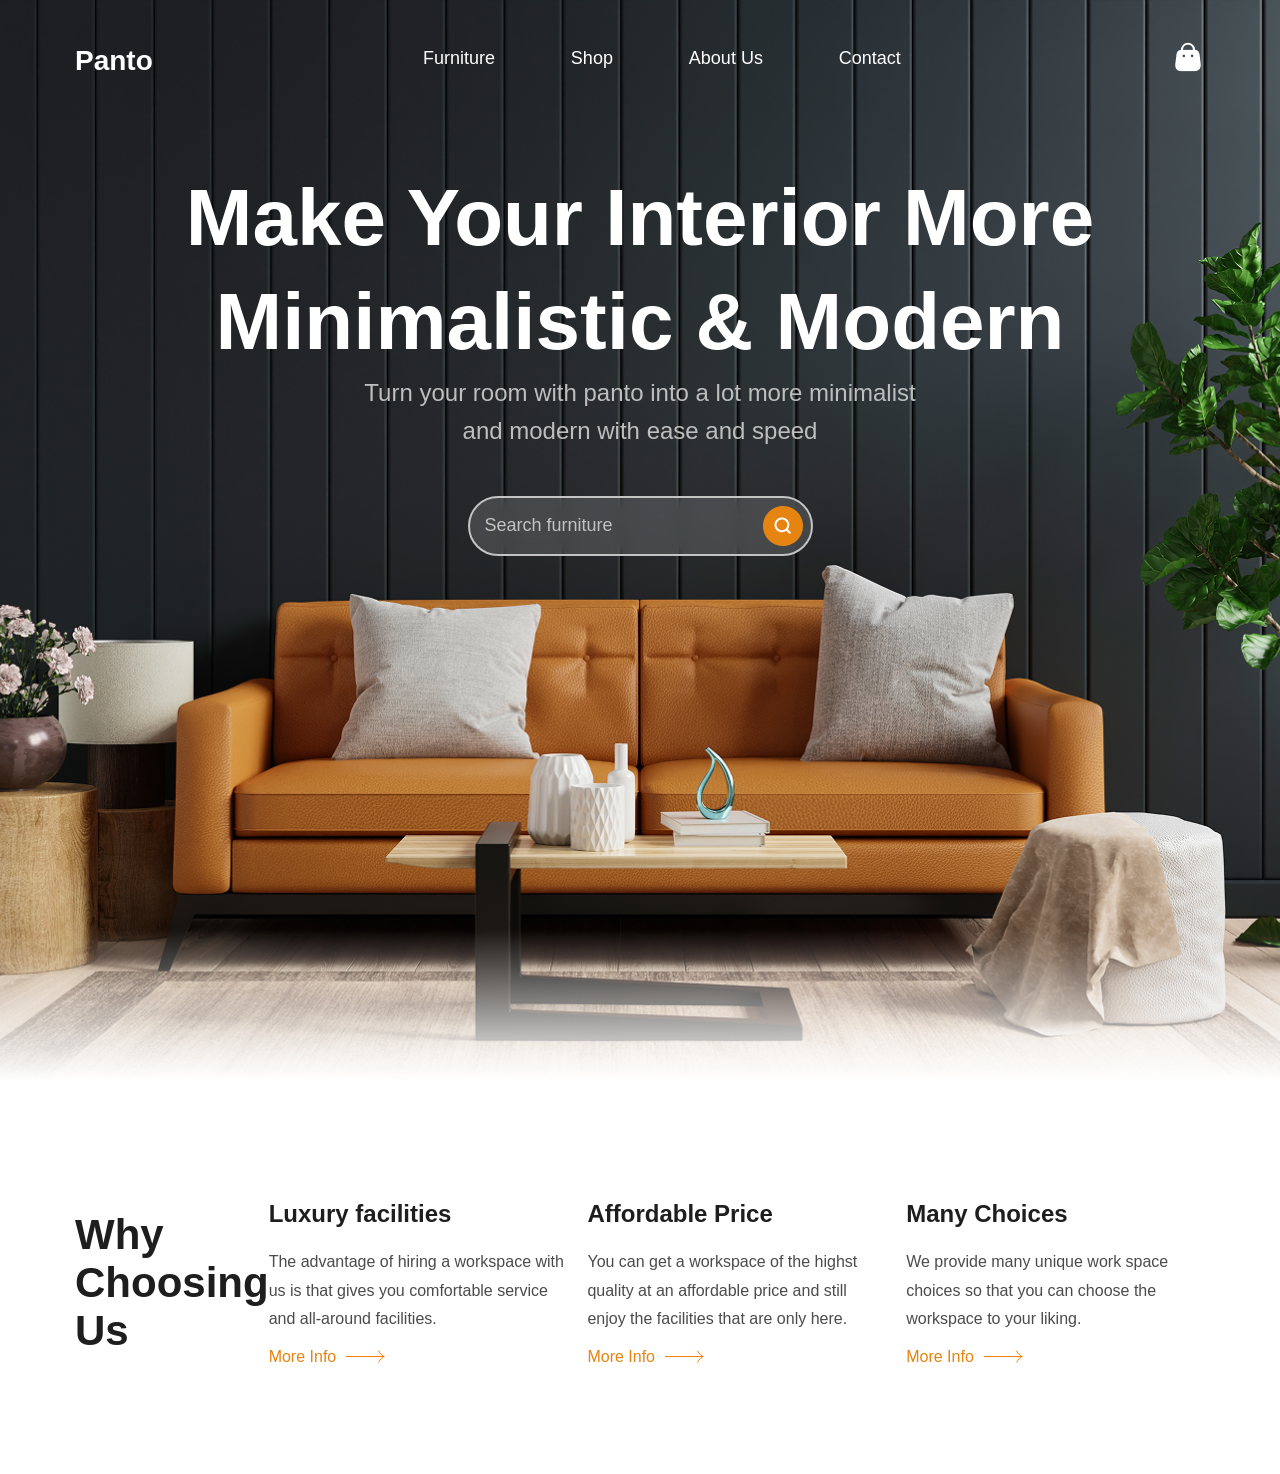
<file: index.html>
<!DOCTYPE html>
<html lang="en">

<head>
    <meta charset="UTF-8">
    <meta name="viewport" content="width=device-width, initial-scale=1.0">
    <title>Panto</title>
    <link rel="stylesheet" href="style.css">
    <link rel="icon" href="img/logo.svg">
</head>

<body>
    <section class="hero-div">
        <div class="container con-hero">
            <div class="nav">
                <p class="nav-panto-text-logo">Panto</p>
                <div class="nav-wrap-list">
                    <p class="nav-wrap-text">Furniture</p>
                    <p class="nav-wrap-text">Shop</p>
                    <p class="nav-wrap-text">About Us</p>
                    <p class="nav-wrap-text">Contact</p>
                </div>
                <div class="bag-wrap">
                    <img src="img/Bag.png" alt="">
                </div>
            </div>
            <div class="hero-div-body">
                <p class="hero-big-text">Make Your Interior More <br> Minimalistic & Modern</p>
                <p class="hero-thin-text">Turn your room with panto into a lot more minimalist <br> and modern with ease
                    and speed</p>
                <div class="wrap-search-furniture">
                    <input type="text" class="search-furniture" placeholder="Search furniture">
                    <img id="search-but" src="img/search-icon.png" alt="">
                </div>
            </div>
        </div>
    </section>
    <section class="w-c-u-sec">
        <div class="container">
            <div class="w-c-u-wrapper">
                <p class="w-c-u-big-text">Why <br> Choosing Us</p>
                <div class="w-c-u-grid-wrap">
                    <div class="w-c-u-card">
                        <p class="w-c-u-card-header">Luxury facilities</p>
                        <p class="w-c-u-card-title">The advantage of hiring a workspace with us is that gives you
                            comfortable service and all-around facilities.</p>
                        <a href="" class="link-more-info-wrap">
                            <p class="more-info">More Info</p>
                            <img src="img/yellow-arr.svg" alt="" class="yellow-arr">
                        </a>
                    </div>
                    <div class="w-c-u-card">
                        <p class="w-c-u-card-header">Affordable Price</p>
                        <p class="w-c-u-card-title">You can get a workspace of the highst quality at an affordable price
                            and still enjoy the facilities that are only here.</p>
                        <a href="" class="link-more-info-wrap">
                            <p class="more-info">More Info</p>
                            <img src="img/yellow-arr.svg" alt="" class="yellow-arr">
                        </a>
                    </div>
                    <div class="w-c-u-card">
                        <p class="w-c-u-card-header">Many Choices</p>
                        <p class="w-c-u-card-title">We provide many unique work space choices so that you can choose the
                            workspace to your liking.</p>
                        <a href="" class="link-more-info-wrap">
                            <p class="more-info">More Info</p>
                            <img src="img/yellow-arr.svg" alt="" class="yellow-arr">
                        </a>
                    </div>
                </div>
            </div>
        </div>
    </section>
</body>

</html>
</file>
<file: style.css>
body {
    padding: 0;
    margin: 0;
    font-family: 'Gilroy', sans-serif;
    -webkit-font-smoothing: antialiased;
    -moz-osx-font-smoothing: grayscale;
    background-color: white;
}

* {
    margin: 0;
    padding: 0;
    box-sizing: border-box;
}

.container {
    max-width: 1920px;

    margin: 0 auto;
    padding: 0px 75px;
}

.con-hero {
    background-image: url(img/bg.png);
    background-repeat: no-repeat;
    background-position: center;
    background-size: cover;

    padding-top: 40px;
    display: flex;
    flex-direction: column;
}

.nav {
    width: 100%;
    display: flex;
    justify-content: space-between;
    align-items: center;

    font-weight: bold;
    font-size: 28px;
    color: #FFFFFF;
}

.nav-wrap-list {
    display: flex;
    max-width: 478px;
    justify-content: space-between;
    flex-grow: 1;

    font-size: 18px;
    font-weight: 200;
}

.nav-panto-text-logo {
    margin: 0;
}

.nav-panto-text-logo {
    cursor: pointer;
}

.nav-wrap-text {
    color: white;
    text-decoration: none;

    border-bottom: 2px solid transparent;
    padding-bottom: 2px;

    transition: border-color 0.3s ease-in-out;
}

.nav-wrap-text:hover {
    border-color: white;
    cursor: pointer;
}

.hero-div-body {
    display: flex;
    flex-direction: column;
    align-items: center;

    margin-bottom: 524px;

    position: relative;
}

.hero-big-text {
    margin: 85px 0 0 0;
    text-align: center;

    font-family: 'Gilroy', sans-serif;
    color: #FFFFFF;
    font-size: 80px;
    font-weight: 700;
    line-height: 130%;
}

.hero-thin-text {
    color: #bebebe;

    font-weight: 100;
    font-size: 24px;
    line-height: 160%;

    text-align: center;
    margin-bottom: 45px;
}

.wrap-search-furniture {
    font-weight: 100;
    font-size: 18px;
    line-height: 150%;

    max-width: 345px;
    width: 100%;

    display: flex;
    align-items: center;
    justify-content: space-between;

    background-color: rgba(255, 255, 255, 0.15);
    backdrop-filter: blur(8px);

    border: rgb(195, 195, 195) solid 2px;
    border-radius: 42px;

}

#search-but {
    margin: 8px;
    transition: transform 0.3s ease;
}

#search-but:hover {
    transform: scale(1.2);
    cursor: pointer;
}

.search-furniture {
    padding: 15px 0 15px 15px;

    background-color: transparent;
    border: 0;
    outline: 0;
    color: white;

    font-size: 18px;
    flex-grow: 1;

}

.search-furniture::placeholder {
    color: rgb(195, 195, 195);

    font-size: 18px;
    font-weight: 200;
}

/*========================================================*/

.w-c-u-sec {
    background-color: #FFFFFF;

    padding-top: 120px;
    padding-bottom: 108px;

    max-width: 1920px;
    margin: 0 auto;
}

.w-c-u-wrapper {
    display: flex;
    flex-direction: row;

    align-items: center;
}

.w-c-u-big-text {
    font-family: 'Gilroy', sans-serif;
    font-weight: 700;
    font-size: 42px;
    color: #1E1E1E;

    margin: 0;
}

.w-c-u-grid-wrap {
    display: grid;
    grid-template-columns: repeat(3, 1fr);
    gap: clamp(15px, 20px, 25px);

    max-width: 1200px;

    margin-left: auto;

}

.w-c-u-card {
    display: flex;
    flex-direction: column;
}

.w-c-u-card-header {
    font-family: 'Gilroy', sans-serif;
    font-weight: 700;
    font-size: 24px;

    color: #1E1E1E;

    margin-bottom: 20px;
}

.w-c-u-card-title{
    font-family: 'Gilroy', sans-serif;
    font-weight: 300;
    font-size: clamp(10px, 1rem, 16px);
    line-height: 180%;
    color: rgba(30, 30, 30, 0.8);

    margin-bottom: 14px;
}

.link-more-info-wrap {
    display: flex;
    flex-direction: row;

    gap: 10px;
    margin-top: auto;

    color: rgba(229, 132, 17, 1);
    text-decoration: none;
}
</file>
